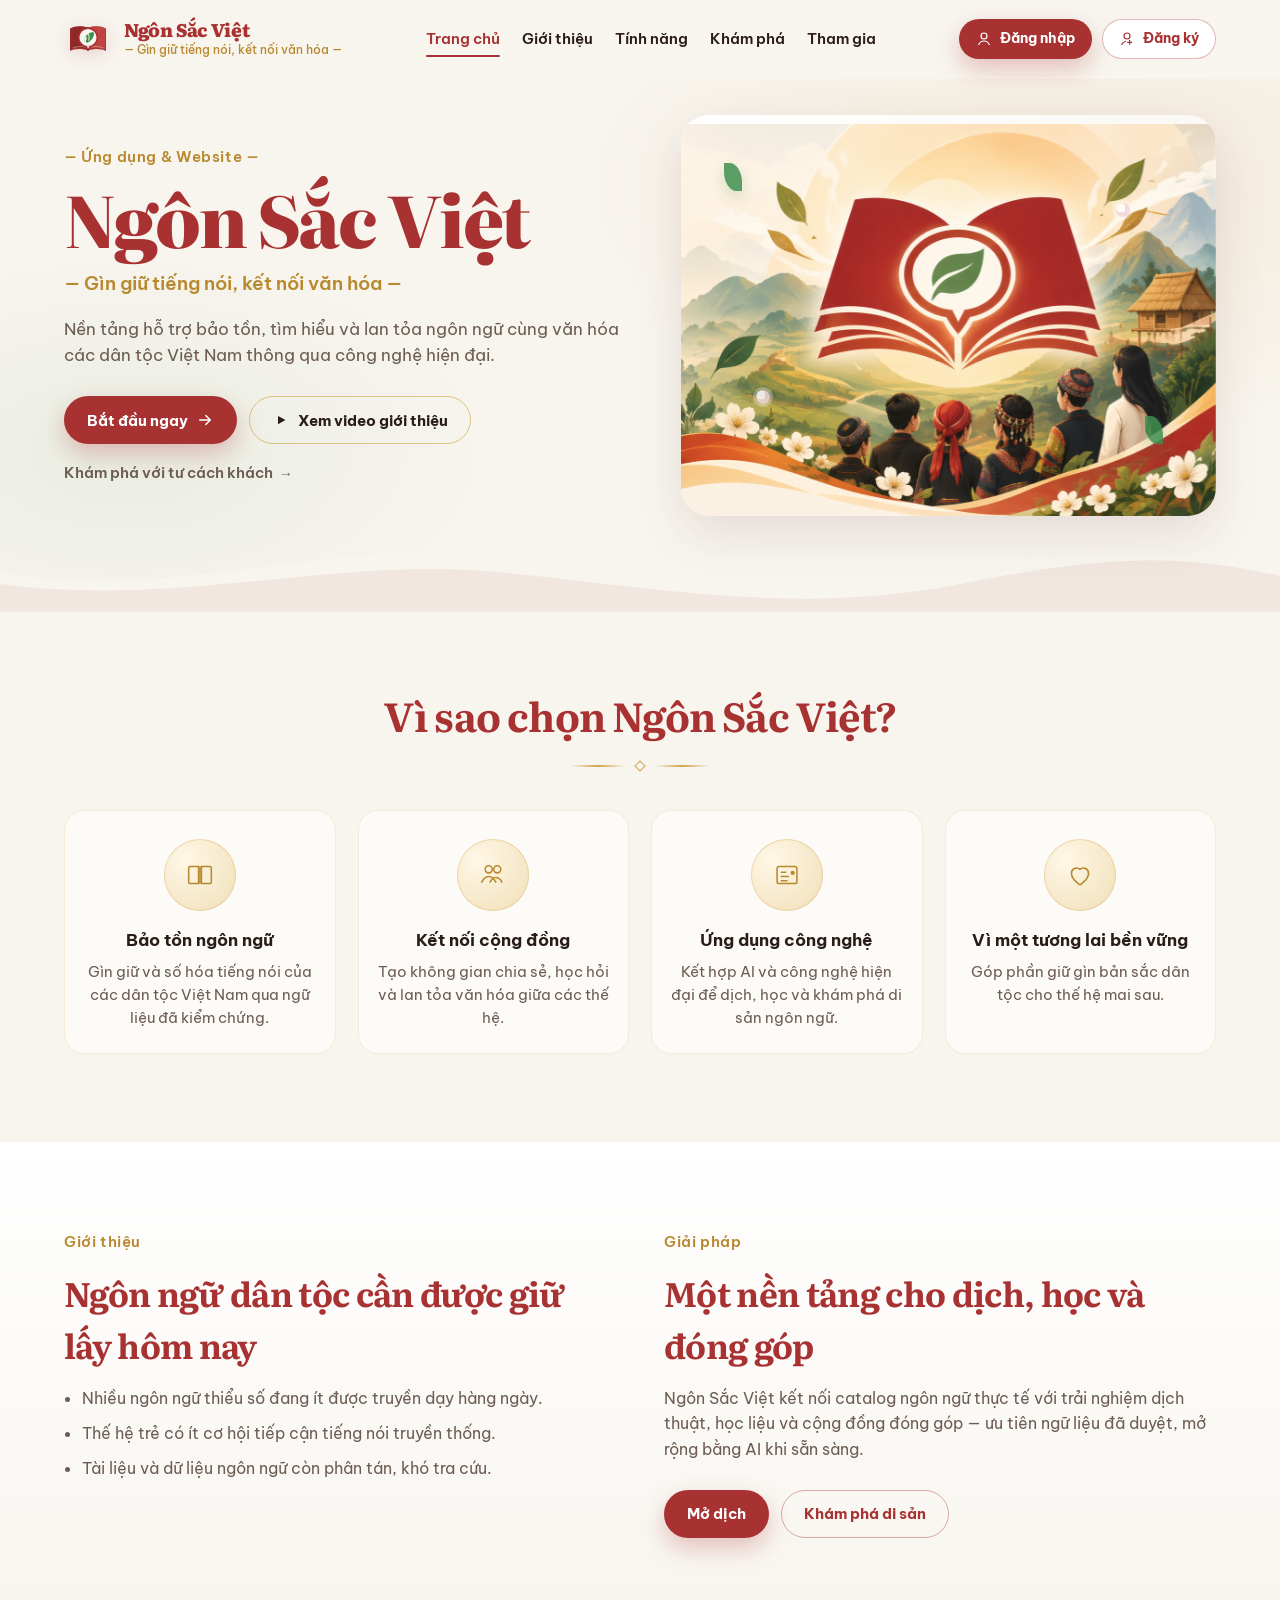
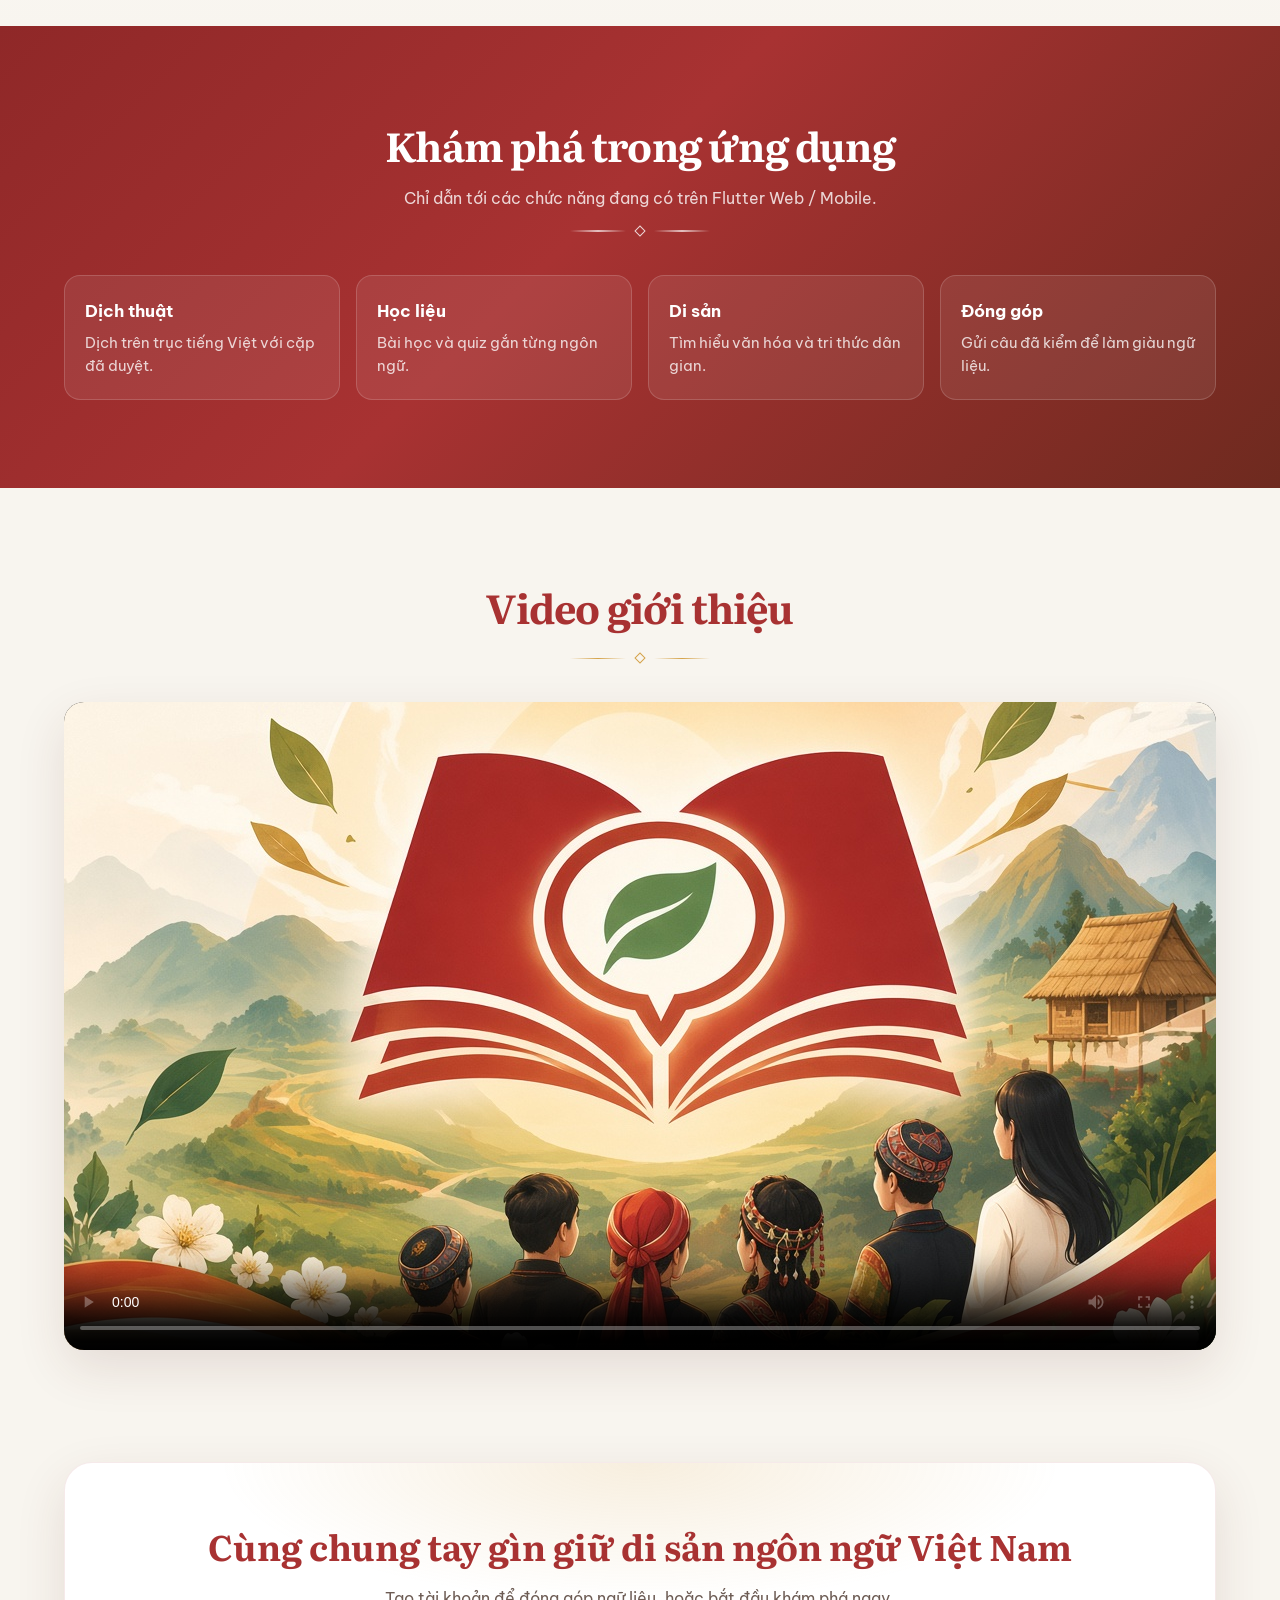
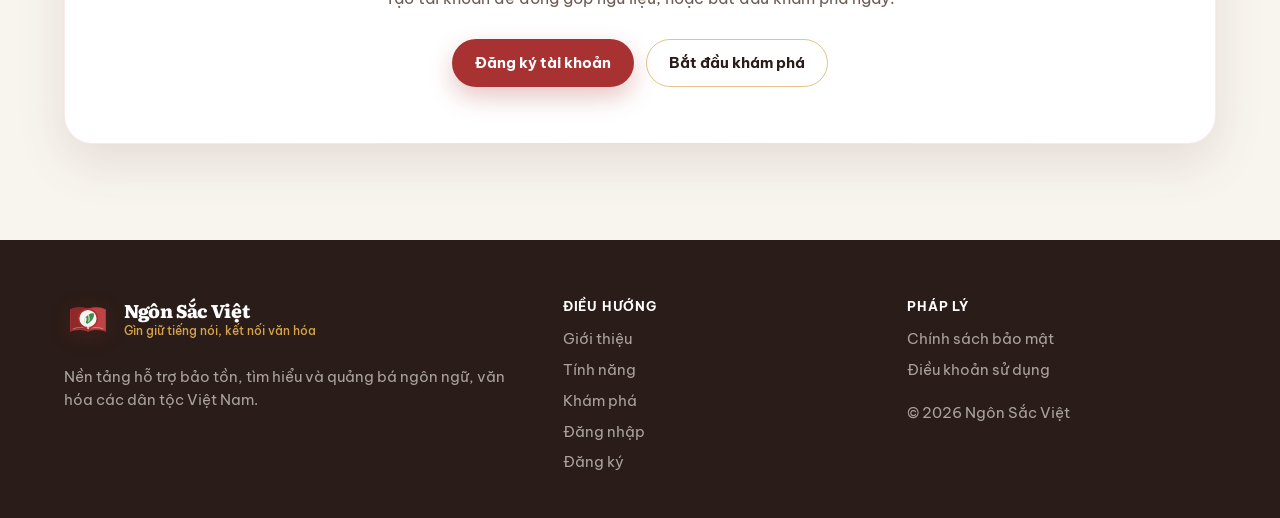
<file: landing/index.html>
<!DOCTYPE html>
<html lang="vi">
<head>
  <meta charset="UTF-8" />
  <!-- Optional override: window.NSV_APP_BASE = "http://127.0.0.1:3000/#" -->

  <meta name="viewport" content="width=device-width, initial-scale=1" />
  <meta name="description" content="Ngôn Sắc Việt — Gìn giữ tiếng nói, kết nối văn hóa. Nền tảng hỗ trợ bảo tồn ngôn ngữ và văn hóa các dân tộc Việt Nam." />
  <meta name="theme-color" content="#A83232" />
  <meta property="og:title" content="Ngôn Sắc Việt" />
  <meta property="og:description" content="Gìn giữ tiếng nói, kết nối văn hóa." />
  <meta property="og:type" content="website" />
  <title>Ngôn Sắc Việt — Gìn giữ tiếng nói, kết nối văn hóa</title>
  <link rel="icon" type="image/svg+xml" href="assets/logo-mark.svg" />
  <link rel="preconnect" href="https://fonts.googleapis.com" />
  <link rel="preconnect" href="https://fonts.gstatic.com" crossorigin />
  <link href="https://fonts.googleapis.com/css2?family=Be+Vietnam+Pro:ital,wght@0,400;0,500;0,600;0,700;0,800;1,400&family=Literata:opsz,wght@7..72,600;7..72,700;7..72,800&display=swap" rel="stylesheet" />
  <link rel="stylesheet" href="styles.css" />
</head>
<body>
  <a class="skip" href="#main">Tới nội dung</a>

  <header class="site-header" id="top">
    <div class="header-inner">
      <a class="brand" href="#top" aria-label="Ngôn Sắc Việt — trang chủ">
        <img class="brand-mark" src="assets/logo-mark.svg" width="48" height="48" alt="" />
        <span class="brand-text">
          <span class="brand-name">Ngôn Sắc Việt</span>
          <span class="brand-tag">— Gìn giữ tiếng nói, kết nối văn hóa —</span>
        </span>
      </a>

      <nav class="nav-links" aria-label="Chính">
        <a href="#top" class="is-active">Trang chủ</a>
        <a href="#about">Giới thiệu</a>
        <a href="#features">Tính năng</a>
        <a href="#explore">Khám phá</a>
        <a href="#cta">Tham gia</a>
        <div class="nav-auth">
          <a class="btn btn-solid btn-sm" href="/app/login">Đăng nhập</a>
          <a class="btn btn-outline btn-sm" href="/app/register">Đăng ký</a>
        </div>
      </nav>

      <div class="header-actions">
        <a class="btn btn-solid btn-sm" href="/app/login">
          <svg width="16" height="16" viewBox="0 0 24 24" fill="none" aria-hidden="true"><path d="M12 12a4.5 4.5 0 1 0 0-9 4.5 4.5 0 0 0 0 9Z" stroke="currentColor" stroke-width="1.8"/><path d="M4 20.2c1.8-3.4 4.7-5.2 8-5.2s6.2 1.8 8 5.2" stroke="currentColor" stroke-width="1.8" stroke-linecap="round"/></svg>
          Đăng nhập
        </a>
        <a class="btn btn-outline btn-sm" href="/app/register">
          <svg width="16" height="16" viewBox="0 0 24 24" fill="none" aria-hidden="true"><path d="M12 12a4.5 4.5 0 1 0 0-9 4.5 4.5 0 0 0 0 9Z" stroke="currentColor" stroke-width="1.8"/><path d="M16 20v-6M13 17h6" stroke="currentColor" stroke-width="1.8" stroke-linecap="round"/><path d="M4 20.2c1.4-2.6 3.4-4.2 6-4.8" stroke="currentColor" stroke-width="1.8" stroke-linecap="round"/></svg>
          Đăng ký
        </a>
      </div>

      <button class="menu" type="button" aria-label="Mở menu" aria-expanded="false">
        <span></span><span></span><span></span>
      </button>
    </div>
  </header>

  <main id="main">
    <section class="hero" data-enter>
      <div class="wrap hero-grid">
        <div class="hero-copy">
          <p class="eyebrow reveal" style="--d:0s">— Ứng dụng &amp; Website —</p>
          <h1 class="reveal" style="--d:.08s">Ngôn Sắc Việt</h1>
          <p class="slogan reveal" style="--d:.16s">— Gìn giữ tiếng nói, kết nối văn hóa —</p>
          <p class="lead reveal" style="--d:.24s">
            Nền tảng hỗ trợ bảo tồn, tìm hiểu và lan tỏa ngôn ngữ cùng văn hóa
            các dân tộc Việt Nam thông qua công nghệ hiện đại.
          </p>
          <div class="hero-actions reveal" style="--d:.32s">
            <a class="btn btn-solid" href="/app/translate">
              Bắt đầu ngay
              <svg width="18" height="18" viewBox="0 0 24 24" fill="none" aria-hidden="true"><path d="M5 12h14M13 6l6 6-6 6" stroke="currentColor" stroke-width="2" stroke-linecap="round" stroke-linejoin="round"/></svg>
            </a>
            <a class="btn btn-soft" href="#intro-video">
              <svg width="18" height="18" viewBox="0 0 24 24" fill="currentColor" aria-hidden="true"><path d="M8 6.5v11l10-5.5L8 6.5Z"/></svg>
              Xem video giới thiệu
            </a>
          </div>
          <p class="hero-guest reveal" style="--d:.4s">
            <a class="guest-link" href="/app/translate">Khám phá với tư cách khách</a>
          </p>
        </div>

        <div class="hero-art reveal" style="--d:.2s" aria-hidden="false">
          <div class="hero-art-frame">
            <img
              class="hero-illustration"
              src="assets/hero-illustration.jpg"
              width="960"
              height="720"
              alt="Minh họa cuốn sách đỏ, chiếc lá xanh và cộng đồng dân tộc trước núi rừng Việt Nam"
            />
            <span class="float leaf leaf-a"></span>
            <span class="float leaf leaf-b"></span>
            <span class="float blossom blossom-a"></span>
            <span class="float blossom blossom-b"></span>
          </div>
        </div>
      </div>
      <div class="hero-wave" aria-hidden="true">
        <svg viewBox="0 0 1440 90" preserveAspectRatio="none">
          <path d="M0 40c180 40 360-40 540-20s360 60 540 20 270-40 360-20v70H0V40Z" fill="#F8F5EF"/>
          <path d="M0 55c200 30 380-35 560-15s340 55 520 15 260-35 360-10v45H0V55Z" fill="#A83232" opacity=".08"/>
        </svg>
      </div>
    </section>

    <section class="features" id="features">
      <div class="wrap">
        <header class="section-head center" data-enter>
          <h2>Vì sao chọn Ngôn Sắc Việt?</h2>
          <div class="ornament" aria-hidden="true"><span></span><i></i><span></span></div>
        </header>
        <div class="feature-grid">
          <article class="feature-card" data-enter>
            <div class="feature-icon" aria-hidden="true">
              <svg viewBox="0 0 48 48"><path d="M10 12h12v24H10a2 2 0 0 1-2-2V14a2 2 0 0 1 2-2Zm16 0h12a2 2 0 0 1 2 2v20a2 2 0 0 1-2 2H26V12Z" fill="none" stroke="currentColor" stroke-width="2.2"/><path d="M24 12v24" stroke="currentColor" stroke-width="2.2"/></svg>
            </div>
            <h3>Bảo tồn ngôn ngữ</h3>
            <p>Gìn giữ và số hóa tiếng nói của các dân tộc Việt Nam qua ngữ liệu đã kiểm chứng.</p>
          </article>
          <article class="feature-card" data-enter>
            <div class="feature-icon" aria-hidden="true">
              <svg viewBox="0 0 48 48"><circle cx="18" cy="16" r="5" fill="none" stroke="currentColor" stroke-width="2.2"/><circle cx="30" cy="16" r="5" fill="none" stroke="currentColor" stroke-width="2.2"/><path d="M8 34c2.5-5 6.5-8 10-8s7.5 3 10 8M20 34c2-4 5-6.5 8-6.5s6.5 2.5 8.5 6.5" fill="none" stroke="currentColor" stroke-width="2.2" stroke-linecap="round"/></svg>
            </div>
            <h3>Kết nối cộng đồng</h3>
            <p>Tạo không gian chia sẻ, học hỏi và lan tỏa văn hóa giữa các thế hệ.</p>
          </article>
          <article class="feature-card" data-enter>
            <div class="feature-icon" aria-hidden="true">
              <svg viewBox="0 0 48 48"><rect x="10" y="12" width="28" height="24" rx="3" fill="none" stroke="currentColor" stroke-width="2.2"/><path d="M16 20h6M16 26h10M16 32h8" stroke="currentColor" stroke-width="2.2" stroke-linecap="round"/><circle cx="32" cy="21" r="3" fill="currentColor"/></svg>
            </div>
            <h3>Ứng dụng công nghệ</h3>
            <p>Kết hợp AI và công nghệ hiện đại để dịch, học và khám phá di sản ngôn ngữ.</p>
          </article>
          <article class="feature-card" data-enter>
            <div class="feature-icon" aria-hidden="true">
              <svg viewBox="0 0 48 48"><path d="M24 38s-12-7.8-12-16.2A7.2 7.2 0 0 1 24 16a7.2 7.2 0 0 1 12 5.8C36 30.2 24 38 24 38Z" fill="none" stroke="currentColor" stroke-width="2.2" stroke-linejoin="round"/></svg>
            </div>
            <h3>Vì một tương lai bền vững</h3>
            <p>Góp phần giữ gìn bản sắc dân tộc cho thế hệ mai sau.</p>
          </article>
        </div>
      </div>
    </section>

    <section class="about" id="about">
      <div class="wrap about-grid">
        <div data-enter>
          <p class="eyebrow dark">Giới thiệu</p>
          <h2>Ngôn ngữ dân tộc cần được giữ lấy hôm nay</h2>
          <ul class="bullets">
            <li>Nhiều ngôn ngữ thiểu số đang ít được truyền dạy hàng ngày.</li>
            <li>Thế hệ trẻ có ít cơ hội tiếp cận tiếng nói truyền thống.</li>
            <li>Tài liệu và dữ liệu ngôn ngữ còn phân tán, khó tra cứu.</li>
          </ul>
        </div>
        <div data-enter>
          <p class="eyebrow dark">Giải pháp</p>
          <h2>Một nền tảng cho dịch, học và đóng góp</h2>
          <p class="about-copy">
            Ngôn Sắc Việt kết nối catalog ngôn ngữ thực tế với trải nghiệm dịch thuật,
            học liệu và cộng đồng đóng góp — ưu tiên ngữ liệu đã duyệt, mở rộng bằng AI khi sẵn sàng.
          </p>
          <div class="hero-actions">
            <a class="btn btn-solid" href="/app/translate">Mở dịch</a>
            <a class="btn btn-outline-dark" href="/app/heritage">Khám phá di sản</a>
          </div>
        </div>
      </div>
    </section>

    <section class="explore" id="explore">
      <div class="wrap">
        <header class="section-head center light" data-enter>
          <h2>Khám phá trong ứng dụng</h2>
          <p>Chỉ dẫn tới các chức năng đang có trên Flutter Web / Mobile.</p>
          <div class="ornament light" aria-hidden="true"><span></span><i></i><span></span></div>
        </header>
        <div class="explore-grid">
          <a class="explore-card" href="/app/translate" data-enter>
            <strong>Dịch thuật</strong>
            <span>Dịch trên trục tiếng Việt với cặp đã duyệt.</span>
          </a>
          <a class="explore-card" href="/app/learn" data-enter>
            <strong>Học liệu</strong>
            <span>Bài học và quiz gắn từng ngôn ngữ.</span>
          </a>
          <a class="explore-card" href="/app/heritage" data-enter>
            <strong>Di sản</strong>
            <span>Tìm hiểu văn hóa và tri thức dân gian.</span>
          </a>
          <a class="explore-card" href="/app/contribute" data-enter>
            <strong>Đóng góp</strong>
            <span>Gửi câu đã kiểm để làm giàu ngữ liệu.</span>
          </a>
        </div>
      </div>
    </section>

    <section class="intro-video" id="intro-video">
      <div class="wrap" data-enter>
        <header class="section-head center">
          <h2>Video giới thiệu</h2>
          <div class="ornament" aria-hidden="true"><span></span><i></i><span></span></div>
        </header>
        <div class="video-frame">
          <video
            id="intro"
            poster="assets/hero-illustration.jpg"
            src="assets/intro.mp4"
            playsinline
            controls
            preload="metadata"
          ></video>
        </div>
      </div>
    </section>

    <section class="cta" id="cta">
      <div class="wrap cta-panel" data-enter>
        <h2>Cùng chung tay gìn giữ di sản ngôn ngữ Việt Nam</h2>
        <p>Tạo tài khoản để đóng góp ngữ liệu, hoặc bắt đầu khám phá ngay.</p>
        <div class="hero-actions center">
          <a class="btn btn-solid" href="/app/register">Đăng ký tài khoản</a>
          <a class="btn btn-soft" href="/app/translate">Bắt đầu khám phá</a>
        </div>
      </div>
    </section>
  </main>

  <footer class="site-footer">
    <div class="wrap footer-grid">
      <div>
        <a class="brand footer-brand" href="#top">
          <img class="brand-mark" src="assets/logo-mark.svg" width="40" height="40" alt="" />
          <span class="brand-text">
            <span class="brand-name">Ngôn Sắc Việt</span>
            <span class="brand-tag">Gìn giữ tiếng nói, kết nối văn hóa</span>
          </span>
        </a>
        <p class="footer-about">
          Nền tảng hỗ trợ bảo tồn, tìm hiểu và quảng bá ngôn ngữ, văn hóa các dân tộc Việt Nam.
        </p>
      </div>
      <div>
        <p class="footer-heading">Điều hướng</p>
        <ul class="footer-links">
          <li><a href="#about">Giới thiệu</a></li>
          <li><a href="#features">Tính năng</a></li>
          <li><a href="#explore">Khám phá</a></li>
          <li><a href="/app/login">Đăng nhập</a></li>
          <li><a href="/app/register">Đăng ký</a></li>
        </ul>
      </div>
      <div>
        <p class="footer-heading">Pháp lý</p>
        <ul class="footer-links">
          <li><a href="privacy.html">Chính sách bảo mật</a></li>
          <li><a href="terms.html">Điều khoản sử dụng</a></li>
        </ul>
        <p class="footer-copy">© <span id="year"></span> Ngôn Sắc Việt</p>
      </div>
    </div>
  </footer>

  <script src="script.js"></script>
</body>
</html>
</file>
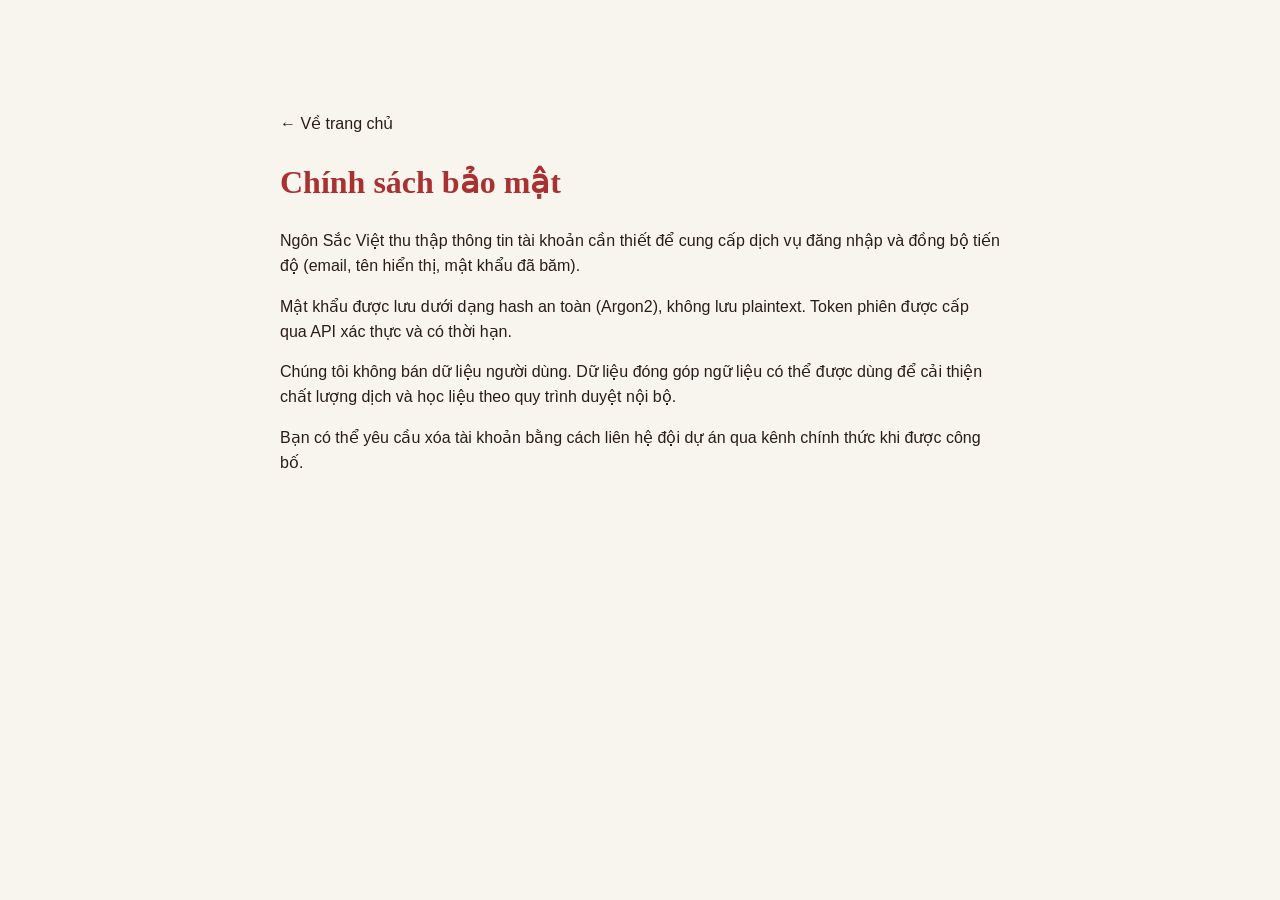
<file: landing/privacy.html>
<!DOCTYPE html>
<html lang="vi">
<head>
  <meta charset="UTF-8" />
  <meta name="viewport" content="width=device-width, initial-scale=1" />
  <title>Chính sách bảo mật — Ngôn Sắc Việt</title>
  <link rel="icon" type="image/svg+xml" href="assets/logo-mark.svg" />
  <link rel="stylesheet" href="styles.css" />
</head>
<body>
  <main class="legal wrap" style="padding: 96px 0 64px; max-width: 720px; color: #2a1c18;">
    <p><a href="index.html">← Về trang chủ</a></p>
    <h1 style="color:#A83232;font-family:Literata,serif;">Chính sách bảo mật</h1>
    <p>Ngôn Sắc Việt thu thập thông tin tài khoản cần thiết để cung cấp dịch vụ đăng nhập và đồng bộ tiến độ (email, tên hiển thị, mật khẩu đã băm).</p>
    <p>Mật khẩu được lưu dưới dạng hash an toàn (Argon2), không lưu plaintext. Token phiên được cấp qua API xác thực và có thời hạn.</p>
    <p>Chúng tôi không bán dữ liệu người dùng. Dữ liệu đóng góp ngữ liệu có thể được dùng để cải thiện chất lượng dịch và học liệu theo quy trình duyệt nội bộ.</p>
    <p>Bạn có thể yêu cầu xóa tài khoản bằng cách liên hệ đội dự án qua kênh chính thức khi được công bố.</p>
  </main>
</body>
</html>
</file>
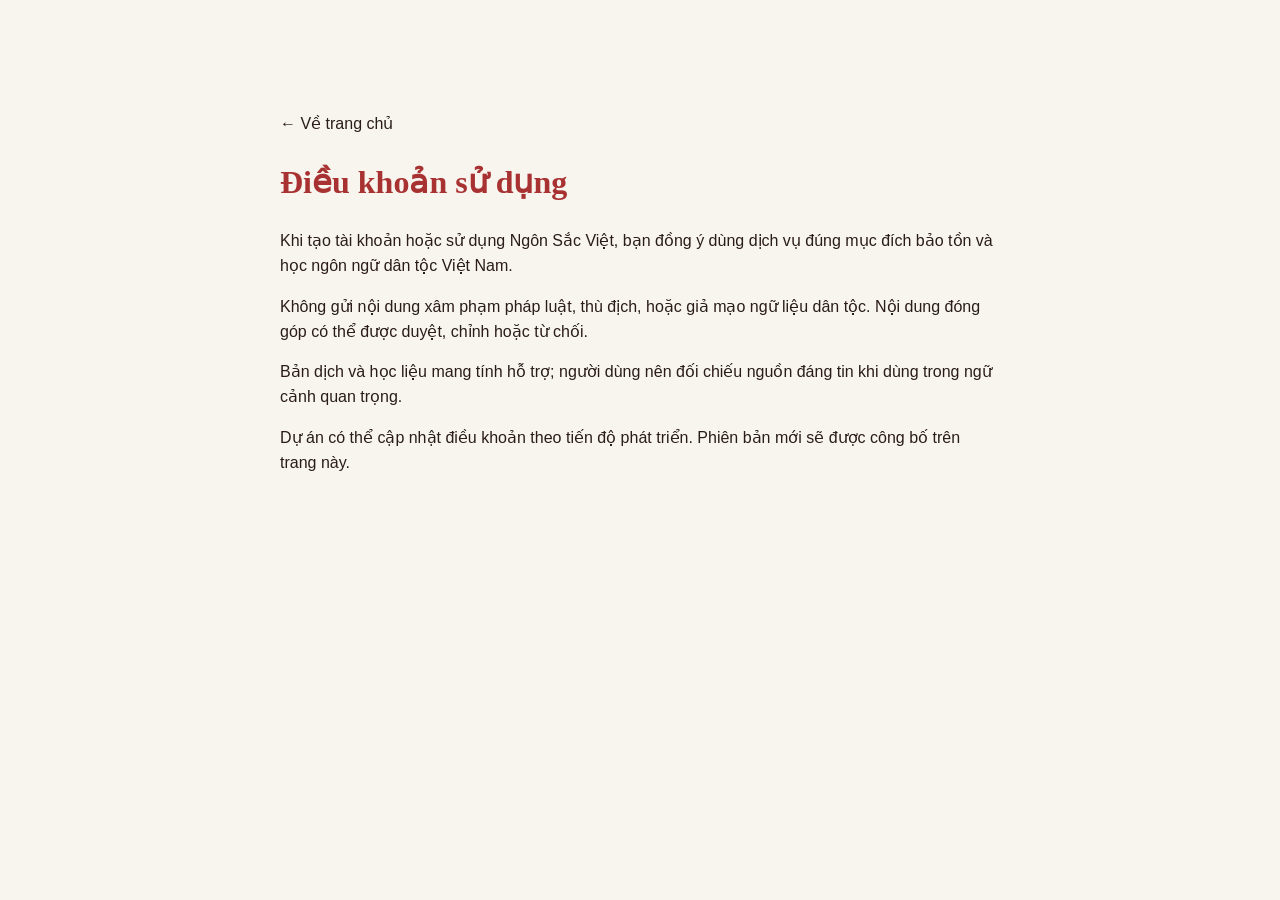
<file: landing/terms.html>
<!DOCTYPE html>
<html lang="vi">
<head>
  <meta charset="UTF-8" />
  <meta name="viewport" content="width=device-width, initial-scale=1" />
  <title>Điều khoản sử dụng — Ngôn Sắc Việt</title>
  <link rel="icon" type="image/svg+xml" href="assets/logo-mark.svg" />
  <link rel="stylesheet" href="styles.css" />
</head>
<body>
  <main class="legal wrap" style="padding: 96px 0 64px; max-width: 720px; color: #2a1c18;">
    <p><a href="index.html">← Về trang chủ</a></p>
    <h1 style="color:#A83232;font-family:Literata,serif;">Điều khoản sử dụng</h1>
    <p>Khi tạo tài khoản hoặc sử dụng Ngôn Sắc Việt, bạn đồng ý dùng dịch vụ đúng mục đích bảo tồn và học ngôn ngữ dân tộc Việt Nam.</p>
    <p>Không gửi nội dung xâm phạm pháp luật, thù địch, hoặc giả mạo ngữ liệu dân tộc. Nội dung đóng góp có thể được duyệt, chỉnh hoặc từ chối.</p>
    <p>Bản dịch và học liệu mang tính hỗ trợ; người dùng nên đối chiếu nguồn đáng tin khi dùng trong ngữ cảnh quan trọng.</p>
    <p>Dự án có thể cập nhật điều khoản theo tiến độ phát triển. Phiên bản mới sẽ được công bố trên trang này.</p>
  </main>
</body>
</html>
</file>
<file: landing/styles.css>
:root {
  --red: #A83232;
  --red-hot: #c03d3d;
  --red-soft: #f6e8e6;
  --gold: #D5A34A;
  --gold-deep: #b8892f;
  --green: #3F8F4F;
  --cream: #F8F5EF;
  --ink: #2a1c18;
  --mute: #6d5c54;
  --line: rgba(42, 28, 24, 0.1);
  --shadow: 0 18px 50px rgba(90, 40, 30, 0.12);
  --radius: 14px;
  --edge: clamp(20px, 5vw, 72px);
  --font: "Be Vietnam Pro", "Segoe UI", sans-serif;
  --display: "Literata", "Times New Roman", serif;
}

*,
*::before,
*::after { box-sizing: border-box; }

html { scroll-behavior: smooth; }

body {
  margin: 0;
  font-family: var(--font);
  color: var(--ink);
  background: var(--cream);
  line-height: 1.55;
  -webkit-font-smoothing: antialiased;
}

img, svg, video { display: block; max-width: 100%; }

a { color: inherit; text-decoration: none; }

.skip {
  position: absolute;
  left: -999px;
  top: 0;
}
.skip:focus {
  left: 16px;
  top: 16px;
  z-index: 100;
  background: #fff;
  padding: 8px 12px;
  border-radius: 8px;
}

.wrap {
  width: min(1180px, calc(100% - 2 * var(--edge)));
  margin-inline: auto;
}

/* —— Header —— */
.site-header {
  position: sticky;
  top: 0;
  z-index: 50;
  background: rgba(248, 245, 239, 0.86);
  backdrop-filter: blur(14px);
  border-bottom: 1px solid transparent;
  transition: border-color .25s ease, box-shadow .25s ease, background .25s ease;
}
.site-header.is-solid {
  border-bottom-color: var(--line);
  box-shadow: 0 8px 24px rgba(42, 28, 24, 0.05);
  background: rgba(248, 245, 239, 0.96);
}

.header-inner {
  width: min(1180px, calc(100% - 2 * var(--edge)));
  margin-inline: auto;
  min-height: 78px;
  display: flex;
  align-items: center;
  justify-content: space-between;
  gap: 20px;
}

.brand {
  display: inline-flex;
  align-items: center;
  gap: 12px;
  min-width: 0;
}
.brand-mark {
  width: 48px;
  height: 48px;
  flex: 0 0 auto;
  filter: drop-shadow(0 4px 10px rgba(168, 50, 50, 0.18));
}
.brand-text {
  display: flex;
  flex-direction: column;
  gap: 2px;
  min-width: 0;
}
.brand-name {
  font-family: var(--display);
  font-weight: 800;
  font-size: 1.15rem;
  color: var(--red);
  letter-spacing: -0.02em;
  line-height: 1.1;
}
.brand-tag {
  font-size: 0.72rem;
  color: var(--gold-deep);
  font-weight: 500;
  white-space: nowrap;
  overflow: hidden;
  text-overflow: ellipsis;
  max-width: 240px;
}

.nav-links {
  display: flex;
  align-items: center;
  gap: 22px;
  font-size: 0.95rem;
  font-weight: 600;
  color: var(--ink);
}
.nav-links a {
  position: relative;
  padding: 6px 0;
  transition: color .2s ease;
}
.nav-links a:hover,
.nav-links a.is-active { color: var(--red); }
.nav-links a.is-active::after,
.nav-links a:hover::after {
  content: "";
  position: absolute;
  left: 0;
  right: 0;
  bottom: 0;
  height: 2px;
  border-radius: 2px;
  background: var(--red);
  transform-origin: center;
  animation: underline .28s ease;
}

.header-actions {
  display: flex;
  align-items: center;
  gap: 10px;
}
.nav-auth { display: none; }

.menu {
  display: none;
  width: 44px;
  height: 44px;
  border: 1px solid var(--line);
  border-radius: 10px;
  background: transparent;
  padding: 0;
  cursor: pointer;
}
.menu span {
  display: block;
  width: 18px;
  height: 2px;
  margin: 5px auto;
  background: var(--ink);
  transition: transform .25s ease, opacity .2s ease;
}
.menu[aria-expanded="true"] span:nth-child(1) { transform: translateY(7px) rotate(45deg); }
.menu[aria-expanded="true"] span:nth-child(2) { opacity: 0; }
.menu[aria-expanded="true"] span:nth-child(3) { transform: translateY(-7px) rotate(-45deg); }

/* —— Buttons —— */
.btn {
  display: inline-flex;
  align-items: center;
  justify-content: center;
  gap: 8px;
  min-height: 48px;
  padding: 0 22px;
  border-radius: 999px;
  font: inherit;
  font-weight: 700;
  font-size: 0.95rem;
  border: 1.5px solid transparent;
  cursor: pointer;
  transition: transform .18s ease, background .18s ease, box-shadow .18s ease, border-color .18s ease, color .18s ease;
}
.btn:hover { transform: translateY(-2px); }
.btn:active { transform: translateY(1px) scale(0.98); }
.btn-sm { min-height: 40px; padding: 0 16px; font-size: 0.86rem; }

.btn-solid {
  background: var(--red);
  color: #fff;
  box-shadow: 0 10px 24px rgba(168, 50, 50, 0.28);
}
.btn-solid:hover { background: var(--red-hot); }

.btn-outline {
  background: #fff;
  color: var(--red);
  border-color: rgba(168, 50, 50, 0.35);
}
.btn-outline:hover {
  border-color: var(--red);
  background: var(--red-soft);
}

.btn-soft {
  background: transparent;
  color: var(--ink);
  border-color: rgba(213, 163, 74, 0.65);
}
.btn-soft:hover {
  background: rgba(213, 163, 74, 0.12);
  border-color: var(--gold);
}

.btn-outline-dark {
  background: transparent;
  color: var(--red);
  border-color: rgba(168, 50, 50, 0.4);
}
.btn-outline-dark:hover { background: var(--red-soft); }

/* —— Hero —— */
.hero {
  position: relative;
  padding: 36px 0 0;
  overflow: clip;
  background:
    radial-gradient(900px 420px at 85% 20%, rgba(213, 163, 74, 0.12), transparent 60%),
    radial-gradient(700px 380px at 10% 70%, rgba(63, 143, 79, 0.08), transparent 55%),
    var(--cream);
}

.hero-grid {
  display: grid;
  grid-template-columns: minmax(0, 1.05fr) minmax(0, 1fr);
  gap: clamp(28px, 5vw, 56px);
  align-items: center;
  padding-bottom: 28px;
}

.eyebrow {
  margin: 0 0 12px;
  color: var(--gold-deep);
  font-weight: 600;
  letter-spacing: 0.04em;
  font-size: 0.95rem;
}
.eyebrow.dark { color: var(--gold-deep); }

.hero h1 {
  margin: 0;
  font-family: var(--display);
  font-size: clamp(2.6rem, 6vw, 4.4rem);
  line-height: 1.05;
  letter-spacing: -0.03em;
  color: var(--red);
  font-weight: 800;
}

.slogan {
  margin: 14px 0 18px;
  color: var(--gold-deep);
  font-weight: 600;
  font-size: clamp(1rem, 2vw, 1.2rem);
}

.lead {
  margin: 0;
  max-width: 34em;
  color: var(--mute);
  font-size: 1.05rem;
}

.hero-actions {
  display: flex;
  flex-wrap: wrap;
  gap: 12px;
  margin-top: 28px;
}
.hero-actions.center { justify-content: center; }

.hero-guest {
  margin: 16px 0 0;
}
.guest-link {
  display: inline-flex;
  align-items: center;
  gap: 6px;
  color: var(--mute);
  font-weight: 600;
  font-size: 0.95rem;
  border-bottom: 1px solid transparent;
  transition: color .2s ease, border-color .2s ease;
}
.guest-link::after {
  content: "→";
  font-size: 0.9em;
  transition: transform .2s ease;
}
.guest-link:hover {
  color: var(--red);
  border-bottom-color: rgba(168, 50, 50, 0.35);
}
.guest-link:hover::after {
  transform: translateX(3px);
}

.hero-art-frame {
  position: relative;
  border-radius: 28px;
  overflow: hidden;
  background: linear-gradient(160deg, #fff 0%, #f3ebe0 100%);
  box-shadow: var(--shadow);
  aspect-ratio: 4 / 3;
  transform-style: preserve-3d;
}

.hero-illustration {
  width: 100%;
  height: 100%;
  object-fit: cover;
  object-position: center;
  animation: ken 22s ease-in-out infinite alternate;
  will-change: transform;
}

.float {
  position: absolute;
  pointer-events: none;
  border-radius: 50%;
  opacity: 0.85;
}
.leaf {
  width: 18px;
  height: 28px;
  background: var(--green);
  border-radius: 0 70% 0 70%;
  box-shadow: 0 6px 14px rgba(63, 143, 79, 0.25);
}
.leaf-a { top: 12%; left: 8%; animation: drift 7s ease-in-out infinite; }
.leaf-b { bottom: 18%; right: 10%; animation: drift 9s ease-in-out infinite reverse; }
.blossom {
  width: 14px;
  height: 14px;
  background: radial-gradient(circle at 35% 35%, #fff 0 35%, #f2d7d7 36% 100%);
  box-shadow: 0 0 0 3px rgba(255,255,255,0.35);
}
.blossom-a { top: 22%; right: 16%; animation: drift 8s ease-in-out infinite; }
.blossom-b { bottom: 28%; left: 14%; animation: drift 10s ease-in-out infinite reverse; }

.hero-wave {
  margin-top: -4px;
  line-height: 0;
}
.hero-wave svg {
  width: 100%;
  height: 72px;
}

/* —— Features —— */
.features {
  padding: 72px 0 88px;
  background: var(--cream);
}

.section-head {
  margin-bottom: 40px;
}
.section-head.center { text-align: center; }
.section-head h2 {
  margin: 0;
  font-family: var(--display);
  font-size: clamp(1.8rem, 3.5vw, 2.5rem);
  color: var(--red);
  letter-spacing: -0.02em;
}
.section-head p {
  margin: 10px auto 0;
  max-width: 36em;
  color: var(--mute);
}
.section-head.light h2,
.section-head.light p { color: #fff; }
.section-head.light p { opacity: 0.8; }

.ornament {
  display: flex;
  align-items: center;
  justify-content: center;
  gap: 10px;
  margin-top: 16px;
}
.ornament span {
  width: 56px;
  height: 1.5px;
  background: linear-gradient(90deg, transparent, var(--gold), transparent);
}
.ornament i {
  width: 8px;
  height: 8px;
  border: 1.5px solid var(--gold);
  transform: rotate(45deg);
}
.ornament.light span {
  background: linear-gradient(90deg, transparent, rgba(255,255,255,.7), transparent);
}
.ornament.light i { border-color: rgba(255,255,255,.8); }

.feature-grid {
  display: grid;
  grid-template-columns: repeat(4, 1fr);
  gap: 22px;
}

.feature-card {
  text-align: center;
  padding: 28px 18px 24px;
  border-radius: 20px;
  background: rgba(255,255,255,0.55);
  border: 1px solid rgba(213, 163, 74, 0.18);
  transition: transform .25s ease, box-shadow .25s ease, background .25s ease;
}
.feature-card:hover {
  transform: translateY(-6px);
  box-shadow: var(--shadow);
  background: #fff;
}

.feature-icon {
  width: 72px;
  height: 72px;
  margin: 0 auto 16px;
  border-radius: 50%;
  display: grid;
  place-items: center;
  color: var(--gold-deep);
  background:
    radial-gradient(circle at 30% 30%, #fff7e6, #f0dfb8);
  box-shadow: inset 0 0 0 1px rgba(213, 163, 74, 0.35);
}
.feature-icon svg { width: 34px; height: 34px; }

.feature-card h3 {
  margin: 0 0 8px;
  font-size: 1.05rem;
  color: var(--ink);
}
.feature-card p {
  margin: 0;
  color: var(--mute);
  font-size: 0.92rem;
}

/* —— About / Explore / Video / CTA —— */
.about {
  padding: 88px 0;
  background:
    linear-gradient(180deg, #fff 0%, var(--cream) 100%);
}
.about-grid {
  display: grid;
  grid-template-columns: 1fr 1fr;
  gap: 48px;
  align-items: start;
}
.about h2 {
  margin: 0 0 16px;
  font-family: var(--display);
  font-size: clamp(1.6rem, 3vw, 2.1rem);
  color: var(--red);
  letter-spacing: -0.02em;
}
.about-copy {
  margin: 0;
  color: var(--mute);
  font-size: 1.02rem;
}
.bullets {
  margin: 0;
  padding-left: 1.15rem;
  color: var(--mute);
}
.bullets li { margin-bottom: 10px; }

.explore {
  padding: 88px 0;
  background:
    linear-gradient(135deg, #8f2828 0%, var(--red) 45%, #6e2a1f 100%);
  color: #fff;
}
.explore-grid {
  display: grid;
  grid-template-columns: repeat(4, 1fr);
  gap: 16px;
}
.explore-card {
  display: flex;
  flex-direction: column;
  gap: 8px;
  padding: 22px 20px;
  border-radius: 16px;
  background: rgba(255,255,255,0.08);
  border: 1px solid rgba(255,255,255,0.16);
  transition: transform .22s ease, background .22s ease;
}
.explore-card:hover {
  transform: translateY(-4px);
  background: rgba(255,255,255,0.14);
}
.explore-card strong {
  font-size: 1.05rem;
  color: #fff;
}
.explore-card span {
  color: rgba(255,255,255,0.78);
  font-size: 0.92rem;
}

.intro-video {
  padding: 88px 0;
  background: var(--cream);
}
.video-frame {
  overflow: hidden;
  border-radius: 20px;
  background: #111;
  aspect-ratio: 16 / 9;
  box-shadow: var(--shadow);
}
.video-frame video {
  width: 100%;
  height: 100%;
  object-fit: cover;
}

.cta {
  padding: 24px 0 96px;
  background: var(--cream);
}
.cta-panel {
  text-align: center;
  padding: clamp(36px, 6vw, 56px);
  border-radius: 28px;
  background:
    radial-gradient(600px 200px at 50% 0%, rgba(213,163,74,0.18), transparent 70%),
    #fff;
  border: 1px solid rgba(168, 50, 50, 0.1);
  box-shadow: var(--shadow);
}
.cta-panel h2 {
  margin: 0 0 12px;
  font-family: var(--display);
  font-size: clamp(1.6rem, 3vw, 2.2rem);
  color: var(--red);
}
.cta-panel p {
  margin: 0 auto;
  max-width: 34em;
  color: var(--mute);
}

/* —— Footer —— */
.site-footer {
  padding: 56px 0 36px;
  background: #2a1c18;
  color: rgba(248, 245, 239, 0.62);
  font-size: 0.92rem;
}
.footer-grid {
  display: grid;
  grid-template-columns: 1.5fr 1fr 1fr;
  gap: 36px;
}
.footer-brand .brand-name { color: #fff; }
.footer-brand .brand-tag { color: var(--gold); max-width: none; white-space: normal; }
.footer-about { margin: 14px 0 0; max-width: 34em; line-height: 1.6; }
.footer-heading {
  margin: 0 0 12px;
  color: #fff;
  font-weight: 700;
  font-size: 0.82rem;
  letter-spacing: 0.06em;
  text-transform: uppercase;
}
.footer-links { list-style: none; margin: 0; padding: 0; }
.footer-links li { margin-bottom: 8px; }
.footer-links a:hover { color: var(--gold); }
.footer-copy { margin: 20px 0 0; }

/* —— Motion —— */
.reveal {
  opacity: 0;
  transform: translateY(18px);
  animation: rise .85s cubic-bezier(0.22, 1, 0.36, 1) forwards;
  animation-delay: var(--d, 0s);
}

[data-enter] {
  opacity: 0;
  transform: translateY(22px);
  transition: opacity .7s ease, transform .7s ease;
}
[data-enter].is-in {
  opacity: 1;
  transform: none;
}
.feature-card[data-enter],
.explore-card[data-enter] {
  transition-delay: var(--stagger, 0s);
}

@keyframes rise {
  to { opacity: 1; transform: none; }
}
@keyframes ken {
  from { transform: scale(1.02) translate(0, 0); }
  to { transform: scale(1.08) translate(-1.2%, -0.8%); }
}
@keyframes drift {
  0%, 100% { transform: translateY(0) rotate(0deg); }
  50% { transform: translateY(-12px) rotate(8deg); }
}
@keyframes underline {
  from { transform: scaleX(0); }
  to { transform: scaleX(1); }
}

/* —— Responsive —— */
@media (max-width: 1024px) {
  .feature-grid,
  .explore-grid { grid-template-columns: repeat(2, 1fr); }
  .brand-tag { display: none; }
}

@media (max-width: 900px) {
  .hero-grid,
  .about-grid,
  .footer-grid { grid-template-columns: 1fr; }

  .nav-links,
  .header-actions {
    display: none;
  }
  .nav-links.is-open {
    display: flex;
    position: fixed;
    inset: 78px 16px auto;
    flex-direction: column;
    align-items: stretch;
    gap: 0;
    padding: 10px;
    background: rgba(248, 245, 239, 0.98);
    border: 1px solid var(--line);
    border-radius: 16px;
    box-shadow: var(--shadow);
    z-index: 60;
  }
  .nav-links.is-open > a {
    padding: 14px 12px;
    border-radius: 10px;
  }
  .nav-links.is-open > a:hover { background: var(--red-soft); }
  .nav-links.is-open .nav-auth {
    display: grid;
    grid-template-columns: 1fr 1fr;
    gap: 10px;
    padding: 12px 8px 8px;
    margin-top: 6px;
    border-top: 1px solid var(--line);
  }
  .nav-links.is-open .nav-auth .btn { width: 100%; }
  .menu { display: inline-block; }

  .hero-art { order: -1; }
  .hero-art-frame { max-width: 520px; margin-inline: auto; }
}

@media (max-width: 560px) {
  .feature-grid,
  .explore-grid { grid-template-columns: 1fr; }
  .hero-actions .btn { width: 100%; }
}

@media (prefers-reduced-motion: reduce) {
  html { scroll-behavior: auto; }
  .reveal,
  [data-enter],
  .hero-illustration,
  .float {
    animation: none !important;
    transition: none !important;
    opacity: 1 !important;
    transform: none !important;
  }
  .btn:hover { transform: none; }
}
</file>
